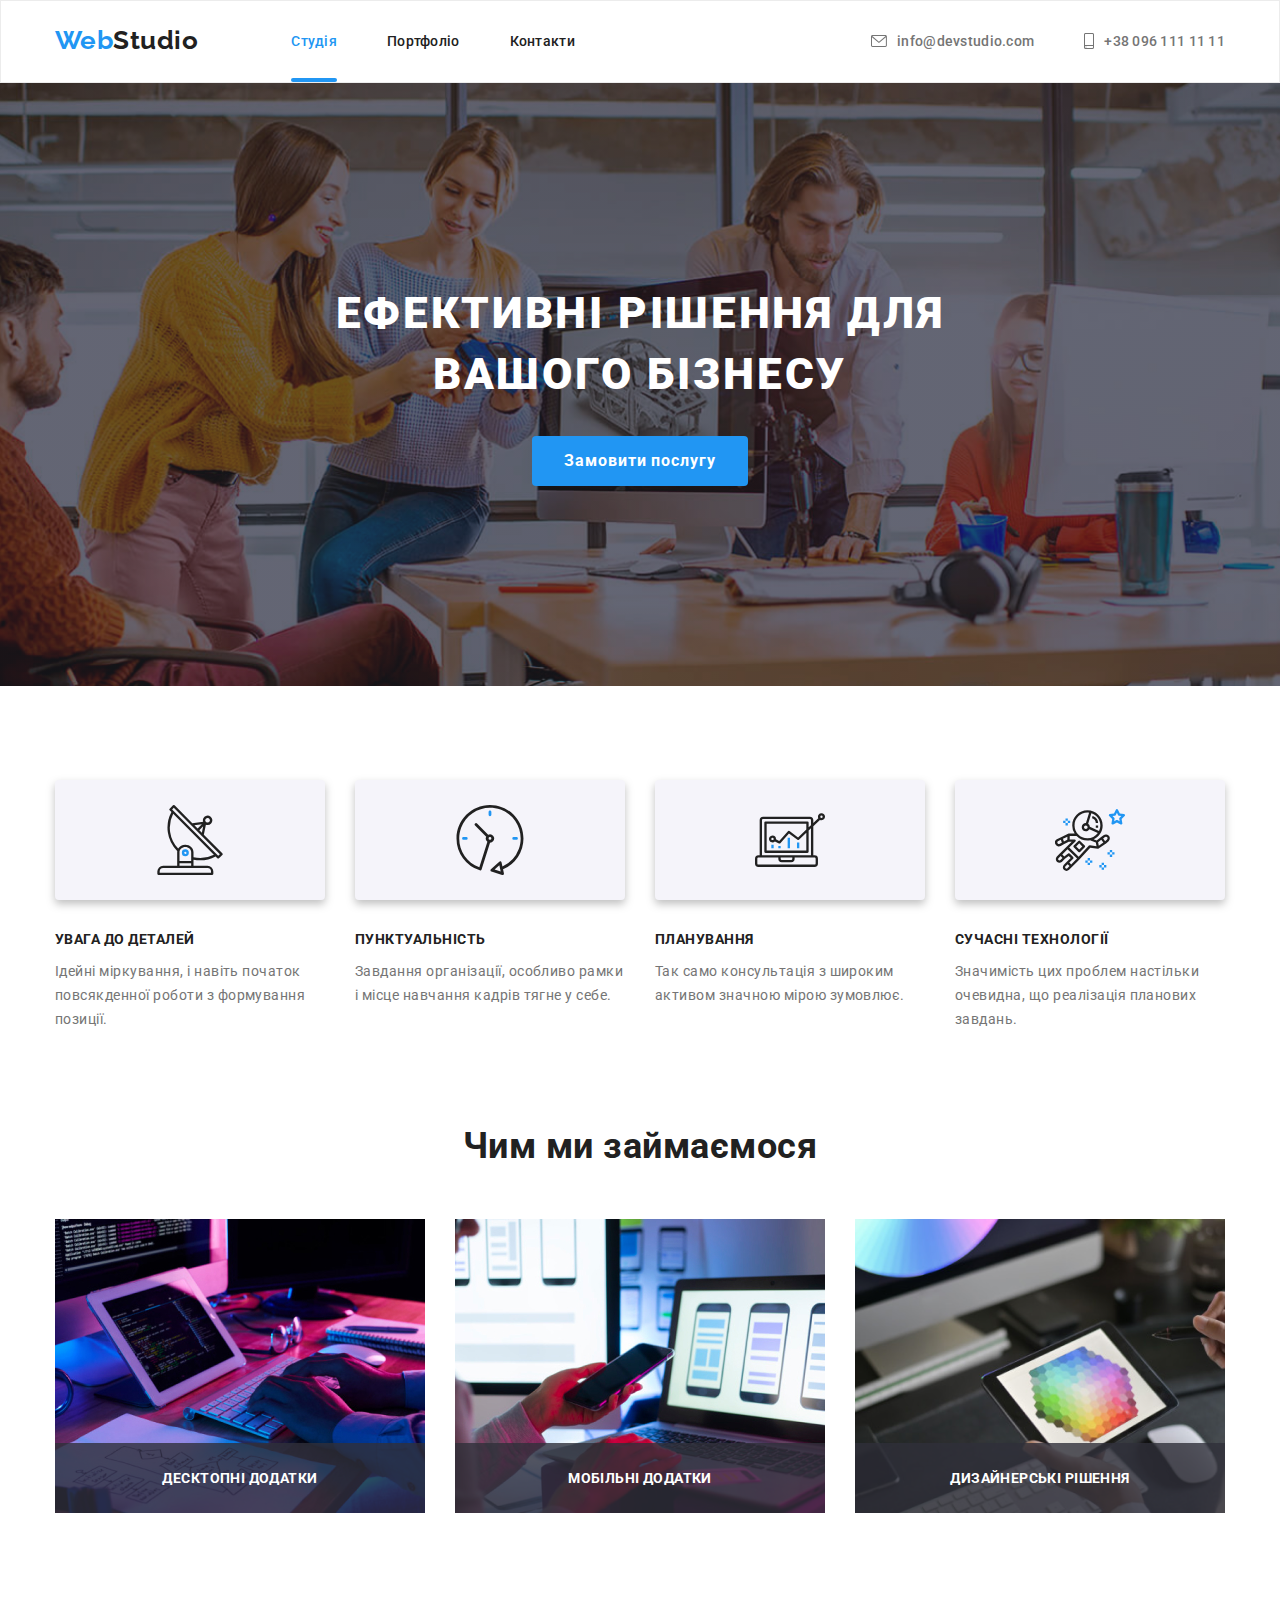
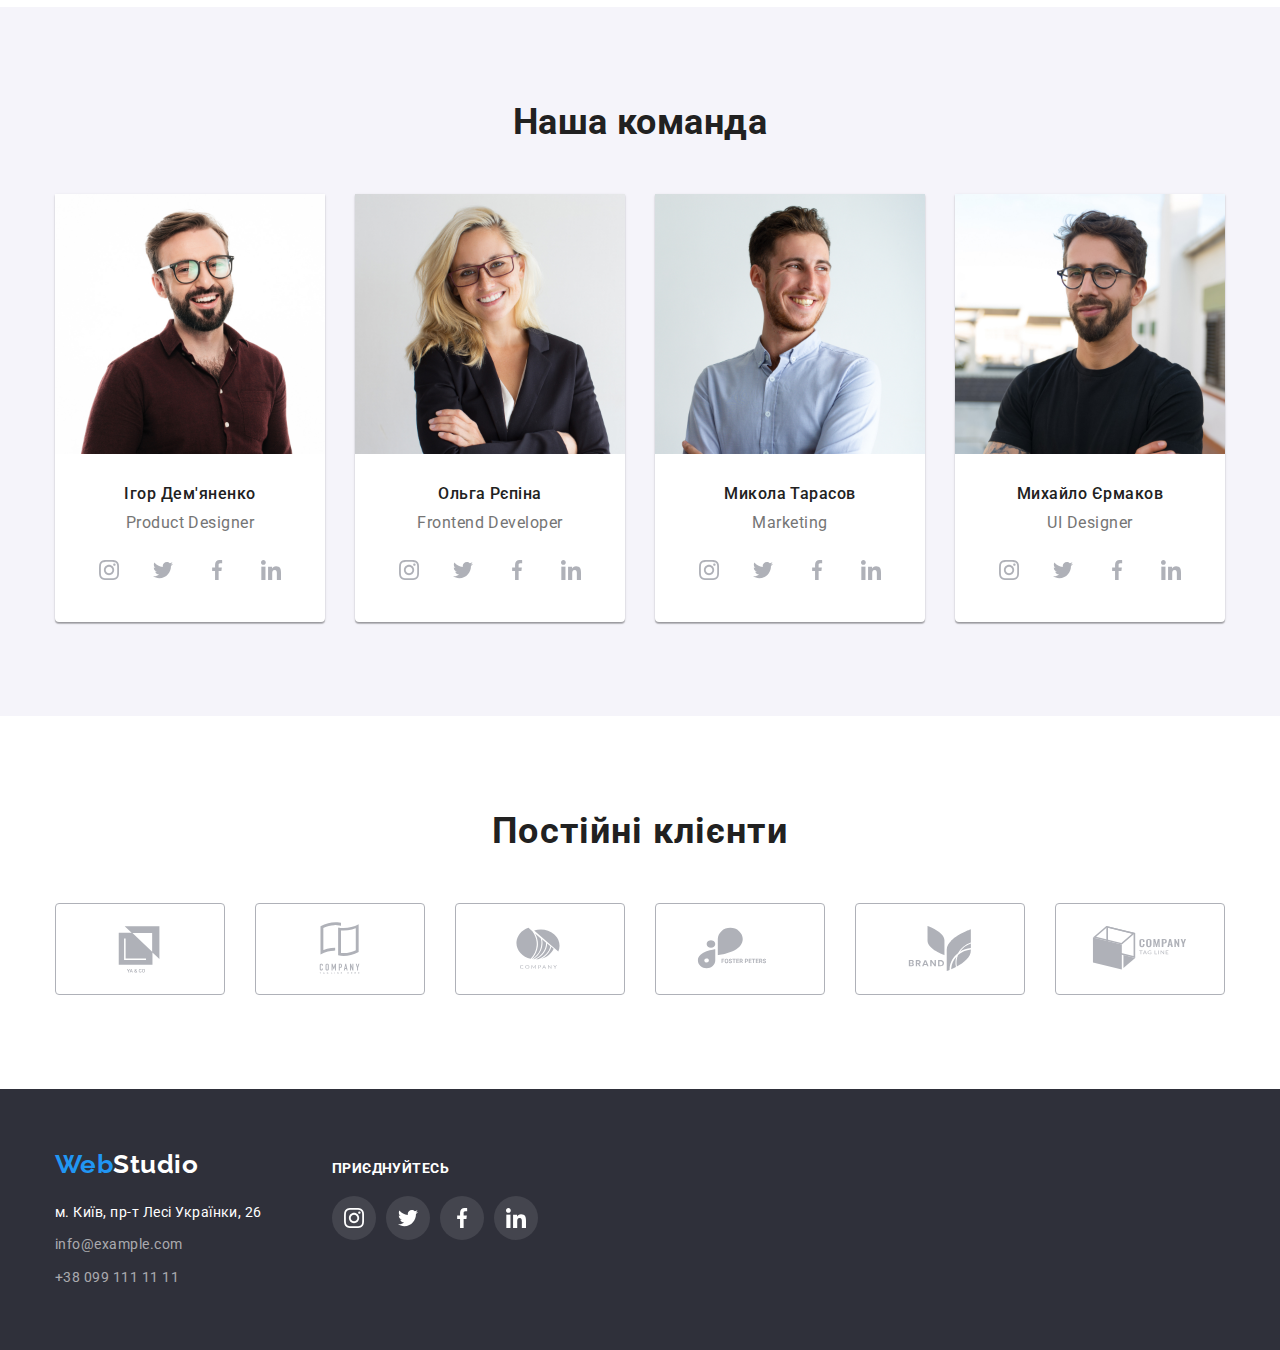
<file: index.html>
<!DOCTYPE html>
<html lang="uk">
  <head>
    <meta charset="UTF-8" />
    <meta http-equiv="X-UA-Compatible" content="IE=edge" />
    <meta name="viewport" content="width=device-width, initial-scale=1.0" />
    <title>Студія</title>
    <!-- Normalize -->
    <link
      rel="stylesheet"
      href="https://cdn.jsdelivr.net/npm/modern-normalize@1.1.0/modern-normalize.min.css"
    />
    <!-- Fonts -->
    <link
      href="https://fonts.googleapis.com/css2?family=Raleway:wght@700&family=Roboto:wght@400;500;700;900&display=swap"
      rel="stylesheet"
    />
    <!-- Styles -->
    <link rel="stylesheet" href="./css/styles.css" />
  </head>
  <body>
    <!-- Header section -->
    <header class="header">
      <div class="container">
        <div class="header-contact">
          <nav class="header-nav">
            <a class="header-logo" href="./index.html"><span class="header-web">Web</span>Studio</a>

            <ul class="site-nav list">
              <li class="header-item">
                <a class="header-nav-link current" href="">Студія</a>
              </li>
              <li class="header-item">
                <a class="header-nav-link" href="./portfolio.html">Портфоліо</a>
              </li>
              <li class="header-item">
                <a class="header-nav-link" href="">Контакти</a>
              </li>
            </ul>
          </nav>

          <ul class="auth-nav list">
            <li class="header-item">
              <a href="mailto:info@devstudio.com" class="header-mail-link link">
                <svg class="header-mail-icon" width="16" height="12">
                  <use href="./images/symbol-defs.svg#icon-envelope"></use>
                </svg>
                info@devstudio.com</a
              >
            </li>
            <li class="header-item">
              <a href="tel:+380961111111" class="header-mail-link link">
                <svg class="header-mail-icon" width="10" height="16">
                  <use href="./images/symbol-defs.svg#icon-smartphone"></use>
                </svg>
                +38 096 111 11 11
              </a>
            </li>
          </ul>
        </div>
      </div>
    </header>
    <main>
      <!-- Hero section -->
      <section class="hero-studio">
        <div class="container">
          <h1 class="hero-title">Ефективні рішення для вашого бізнесу</h1>
          <button type="button" class="button-studio" data-modal-open>Замовити послугу</button>
        </div>
      </section>
      <!-- Features -->
      <section class="features section">
        <div class="container">
          <h2 class="visually-hidden">Переваги компанії</h2>
          <ul class="features-list list">
            <li class="features-item">
              <div class="features-icon">
                <svg class="features-img" width="70" height="70">
                  <use href="images/symbol-defs.svg#icon-antenna"></use>
                </svg>
              </div>
              <h3 class="features-title">УВАГА ДО ДЕТАЛЕЙ</h3>
              <p class="features-text">
                Ідейні міркування, і навіть початок повсякденної роботи з формування позиції.
              </p>
            </li>

            <li class="features-item">
              <div class="features-icon">
                <svg class="features-img" width="70" height="70">
                  <use href="images/symbol-defs.svg#icon-clock"></use>
                </svg>
              </div>
              <h3 class="features-title">ПУНКТУАЛЬНІСТЬ</h3>
              <p class="features-text">
                Завдання організації, особливо рамки і місце навчання кадрів тягне у себе.
              </p>
            </li>

            <li class="features-item">
              <div class="features-icon">
                <svg class="features-img" width="70" height="70">
                  <use href="images/symbol-defs.svg#icon-diagram"></use>
                </svg>
              </div>
              <h3 class="features-title">ПЛАНУВАННЯ</h3>
              <p class="features-text">
                Так само консультація з широким активом значною мірою зумовлює.
              </p>
            </li>

            <li class="features-item">
              <div class="features-icon">
                <svg class="features-img" width="70" height="70">
                  <use href="images/symbol-defs.svg#icon-astronaut"></use>
                </svg>
              </div>
              <h3 class="features-title">СУЧАСНІ ТЕХНОЛОГІЇ</h3>
              <p class="features-text">
                Значимість цих проблем настільки очевидна, що реалізація планових завдань.
              </p>
            </li>
          </ul>
        </div>
      </section>
      <!-- Services -->
      <section class="services section">
        <div class="container">
          <h2 class="services-title">Чим ми займаємося</h2>
          <ul class="services-list list">
            <li class="services-item">
              <img
                class="img-services"
                src="images/img-what-are-we-doing-1.jpeg"
                alt="разробка програмних забезпечень"
                width="370"
              />
              <div class="services-label">
                <p class="services-label-text">Десктопні додатки</p>
              </div>
            </li>

            <li class="services-item">
              <img
                class="img-services"
                src="images/img-what-are-we-doing-2.jpeg"
                alt="разробка мобільних додатків"
                width="370"
              />
              <div class="services-label">
                <p class="services-label-text">Мобільні додатки</p>
              </div>
            </li>

            <li class="services-item">
              <img
                class="img-services"
                src="images/img-what-are-we-doing-3.png"
                alt="створення веб-дизайну сайту"
                width="370"
              />
              <div class="services-label">
                <p class="services-label-text">Дизайнерські рішення</p>
              </div>
            </li>
          </ul>
        </div>
      </section>
      <!-- Team -->
      <section class="team section">
        <div class="container">
          <h2 class="team-title">Наша команда</h2>
          <ul class="team-list list">
            <li class="team-item">
              <img
                class="img-team"
                src="images/img-product-designer.jpeg"
                alt="Team card"
                width="270"
              />
              <h3 class="team-subtitle">Ігор Дем'яненко</h3>
              <p class="team-text">Product Designer</p>
              <ul class="socials-list">
                <li class="socials-item">
                  <a
                    class="socials-link"
                    href="https://www.instagram.com/"
                    target="_blank"
                    rel="noreferrer noopener"
                  >
                    <svg class="social-icon" width="20" height="20">
                      <use href="images/symbol-defs.svg#icon-instagram"></use>
                    </svg>
                  </a>
                </li>
                <li class="socials-item">
                  <a
                    class="socials-link"
                    href="https://twitter.com/?lang=ru"
                    target="_blank"
                    rel="noreferrer noopener"
                  >
                    <svg class="social-icon" width="20" height="20">
                      <use href="images/symbol-defs.svg#icon-twitter"></use>
                    </svg>
                  </a>
                </li>
                <li class="socials-item">
                  <a
                    class="socials-link"
                    href="https://uk-ua.facebook.com/"
                    target="_blank"
                    rel="noreferrer noopener"
                  >
                    <svg class="social-icon" width="20" height="20">
                      <use href="images/symbol-defs.svg#icon-facebook"></use>
                    </svg>
                  </a>
                </li>
                <li class="socials-item">
                  <a
                    class="socials-link"
                    href="https://ua.linkedin.com/"
                    target="_blank"
                    rel="noreferrer noopener"
                  >
                    <svg class="social-icon" width="20" height="20">
                      <use href="images/symbol-defs.svg#icon-linkedin"></use>
                    </svg>
                  </a>
                </li>
              </ul>
            </li>

            <li class="team-item">
              <img
                class="img-team"
                src="images/img-frontend-developer.jpeg"
                alt="Team card"
                width="270"
              />
              <h3 class="team-subtitle">Ольга Рєпіна</h3>
              <p class="team-text">Frontend Developer</p>
              <ul class="socials-list">
                <li class="socials-item">
                  <a
                    class="socials-link"
                    href="https://www.instagram.com/"
                    target="_blank"
                    rel="noreferrer noopener"
                  >
                    <svg class="social-icon" width="20" height="20">
                      <use href="images/symbol-defs.svg#icon-instagram"></use>
                    </svg>
                  </a>
                </li>
                <li class="socials-item">
                  <a
                    class="socials-link"
                    href="https://twitter.com/?lang=ru"
                    target="_blank"
                    rel="noreferrer noopener"
                  >
                    <svg class="social-icon" width="20" height="20">
                      <use href="images/symbol-defs.svg#icon-twitter"></use>
                    </svg>
                  </a>
                </li>
                <li class="socials-item">
                  <a
                    class="socials-link"
                    href="https://uk-ua.facebook.com/"
                    target="_blank"
                    rel="noreferrer noopener"
                  >
                    <svg class="social-icon" width="20" height="20">
                      <use href="images/symbol-defs.svg#icon-facebook"></use>
                    </svg>
                  </a>
                </li>
                <li class="socials-item">
                  <a
                    class="socials-link"
                    href="https://ua.linkedin.com/"
                    target="_blank"
                    rel="noreferrer noopener"
                  >
                    <svg class="social-icon" width="20" height="20">
                      <use href="images/symbol-defs.svg#icon-linkedin"></use>
                    </svg>
                  </a>
                </li>
              </ul>
            </li>

            <li class="team-item">
              <img class="img-team" src="images/img-marketing.jpeg" alt="Team card" width="270" />
              <h3 class="team-subtitle">Микола Тарасов</h3>
              <p class="team-text">Marketing</p>
              <ul class="socials-list">
                <li class="socials-item">
                  <a
                    class="socials-link"
                    href="https://www.instagram.com/"
                    target="_blank"
                    rel="noreferrer noopener"
                  >
                    <svg class="social-icon" width="20" height="20">
                      <use href="images/symbol-defs.svg#icon-instagram"></use>
                    </svg>
                  </a>
                </li>
                <li class="socials-item">
                  <a
                    class="socials-link"
                    href="https://twitter.com/?lang=ru"
                    target="_blank"
                    rel="noreferrer noopener"
                  >
                    <svg class="social-icon" width="20" height="20">
                      <use href="images/symbol-defs.svg#icon-twitter"></use>
                    </svg>
                  </a>
                </li>
                <li class="socials-item">
                  <a
                    class="socials-link"
                    href="https://uk-ua.facebook.com/"
                    target="_blank"
                    rel="noreferrer noopener"
                  >
                    <svg class="social-icon" width="20" height="20">
                      <use href="images/symbol-defs.svg#icon-facebook"></use>
                    </svg>
                  </a>
                </li>
                <li class="socials-item">
                  <a
                    class="socials-link"
                    href="https://ua.linkedin.com/"
                    target="_blank"
                    rel="noreferrer noopener"
                  >
                    <svg class="social-icon" width="20" height="20">
                      <use href="images/symbol-defs.svg#icon-linkedin"></use>
                    </svg>
                  </a>
                </li>
              </ul>
            </li>

            <li class="team-item">
              <img class="img-team" src="images/img-ui-designer.jpeg" alt="Team card" width="270" />
              <h3 class="team-subtitle">Михайло Єрмаков</h3>
              <p class="team-text">UI Designer</p>
              <ul class="socials-list">
                <li class="socials-item">
                  <a
                    class="socials-link"
                    href="https://www.instagram.com/"
                    target="_blank"
                    rel="noreferrer noopener"
                  >
                    <svg class="social-icon" width="20" height="20">
                      <use href="images/symbol-defs.svg#icon-instagram"></use>
                    </svg>
                  </a>
                </li>
                <li class="socials-item">
                  <a
                    class="socials-link"
                    href="https://twitter.com/?lang=ru"
                    target="_blank"
                    rel="noreferrer noopener"
                  >
                    <svg class="social-icon" width="20" height="20">
                      <use href="images/symbol-defs.svg#icon-twitter"></use>
                    </svg>
                  </a>
                </li>
                <li class="socials-item">
                  <a
                    class="socials-link"
                    href="https://uk-ua.facebook.com/"
                    target="_blank"
                    rel="noreferrer noopener"
                  >
                    <svg class="social-icon" width="20" height="20">
                      <use href="images/symbol-defs.svg#icon-facebook"></use>
                    </svg>
                  </a>
                </li>
                <li class="socials-item">
                  <a
                    class="socials-link"
                    href="https://ua.linkedin.com/"
                    target="_blank"
                    rel="noreferrer noopener"
                  >
                    <svg class="social-icon" width="20" height="20">
                      <use href="images/symbol-defs.svg#icon-linkedin"></use>
                    </svg>
                  </a>
                </li>
              </ul>
            </li>
          </ul>
        </div>
      </section>
      <!-- Customers section -->
      <section class="customers section">
        <div class="container">
          <h2 class="customers-title">Постійні клієнти</h2>
          <ul class="customers-list">
            <li class="customers-item">
              <a class="customers-link" href="" target="_blank" rel="noreferrer noopener">
                <svg class="customers-icon" width="106" height="60">
                  <use href="./images/symbol-defs.svg#icon-logo-1"></use>
                </svg>
              </a>
            </li>
            <li class="customers-item">
              <a class="customers-link" href="" target="_blank" rel="noreferrer noopener">
                <svg class="customers-icon" width="106" height="60">
                  <use href="./images/symbol-defs.svg#icon-Logo-2"></use>
                </svg>
              </a>
            </li>
            <li class="customers-item">
              <a class="customers-link" href="" target="_blank" rel="noreferrer noopener">
                <svg class="customers-icon" width="106" height="60">
                  <use href="./images/symbol-defs.svg#icon-Logo-3"></use>
                </svg>
              </a>
            </li>
            <li class="customers-item">
              <a class="customers-link" href="" target="_blank" rel="noreferrer noopener">
                <svg class="customers-icon" width="106" height="60">
                  <use href="./images/symbol-defs.svg#icon-Logo-4"></use>
                </svg>
              </a>
            </li>
            <li class="customers-item">
              <a class="customers-link" href="" target="_blank" rel="noreferrer noopener">
                <svg class="customers-icon" width="106" height="60">
                  <use href="./images/symbol-defs.svg#icon-Logo-5"></use>
                </svg>
              </a>
            </li>
            <li class="customers-item">
              <a class="customers-link" href="" target="_blank" rel="noreferrer noopener">
                <svg class="customers-icon" width="106" height="60">
                  <use href="./images/symbol-defs.svg#icon-Logo-6"></use>
                </svg>
              </a>
            </li>
          </ul>
        </div>
      </section>
    </main>
    <!-- Footer -->
    <footer class="footer">
      <div class="container footer-container">
        <div class="footer-contacts-group">
          <a href="./index.html" class="footer-logo"><span class="footer-web">Web</span>Studio</a>
          <address class="footer-contacts">
            <ul class="footer-contacts-list list">
              <li class="footer-item">
                <a
                  class="footer-link current"
                  href="https://goo.gl/maps/FvV4dFCjNQffo44w8"
                  target="_blank"
                  rel="noreferrer noopener"
                  >м. Київ, пр-т Лесі Українки, 26</a
                >
              </li>
              <li class="footer-item">
                <a class="footer-link" href="mailto:info@example.com">info@example.com</a>
              </li>
              <li class="footer-item">
                <a class="footer-link" href="tel:+380991111111">+38 099 111 11 11</a>
              </li>
            </ul>
          </address>
        </div>
        <div class="footer-socials">
          <p class="footer-socials-title">приєднуйтесь</p>
          <ul class="footer-socials-list">
            <li class="footer-socials-item">
              <a
                class="footer-socials-link"
                href="https://www.instagram.com/"
                target="_blank"
                rel="noreferrer noopener"
              >
                <svg class="footer-social-icon" width="20" height="20">
                  <use href="images/symbol-defs.svg#icon-instagram"></use>
                </svg>
              </a>
            </li>
            <li class="socials-item">
              <a
                class="footer-socials-link"
                href="https://twitter.com/?lang=ru"
                target="_blank"
                rel="noreferrer noopener"
              >
                <svg class="footer-social-icon" width="20" height="20">
                  <use href="images/symbol-defs.svg#icon-twitter"></use>
                </svg>
              </a>
            </li>
            <li class="socials-item">
              <a
                class="footer-socials-link"
                href="https://uk-ua.facebook.com/"
                target="_blank"
                rel="noreferrer noopener"
              >
                <svg class="footer-social-icon" width="20" height="20">
                  <use href="images/symbol-defs.svg#icon-facebook"></use>
                </svg>
              </a>
            </li>
            <li class="socials-item">
              <a
                class="footer-socials-link"
                href="https://ua.linkedin.com/"
                target="_blank"
                rel="noreferrer noopener"
              >
                <svg class="footer-social-icon" width="20" height="20">
                  <use href="images/symbol-defs.svg#icon-linkedin"></use>
                </svg>
              </a>
            </li>
          </ul>
        </div>
      </div>
    </footer>
    <!-- Modal section -->
    <div class="backdrop is-hidden" data-modal>
      <div class="modal">
        <div class="modal-btn" data-modal-close>
          <svg class="modal-btn-icon" width="18" height="18">
            <use href="./images/symbol-defs.svg#icon-close-black"></use>
          </svg>
        </div>
      </div>
    </div>
    <script src="./js/modal.js"></script>
  </body>
</html>
</file>
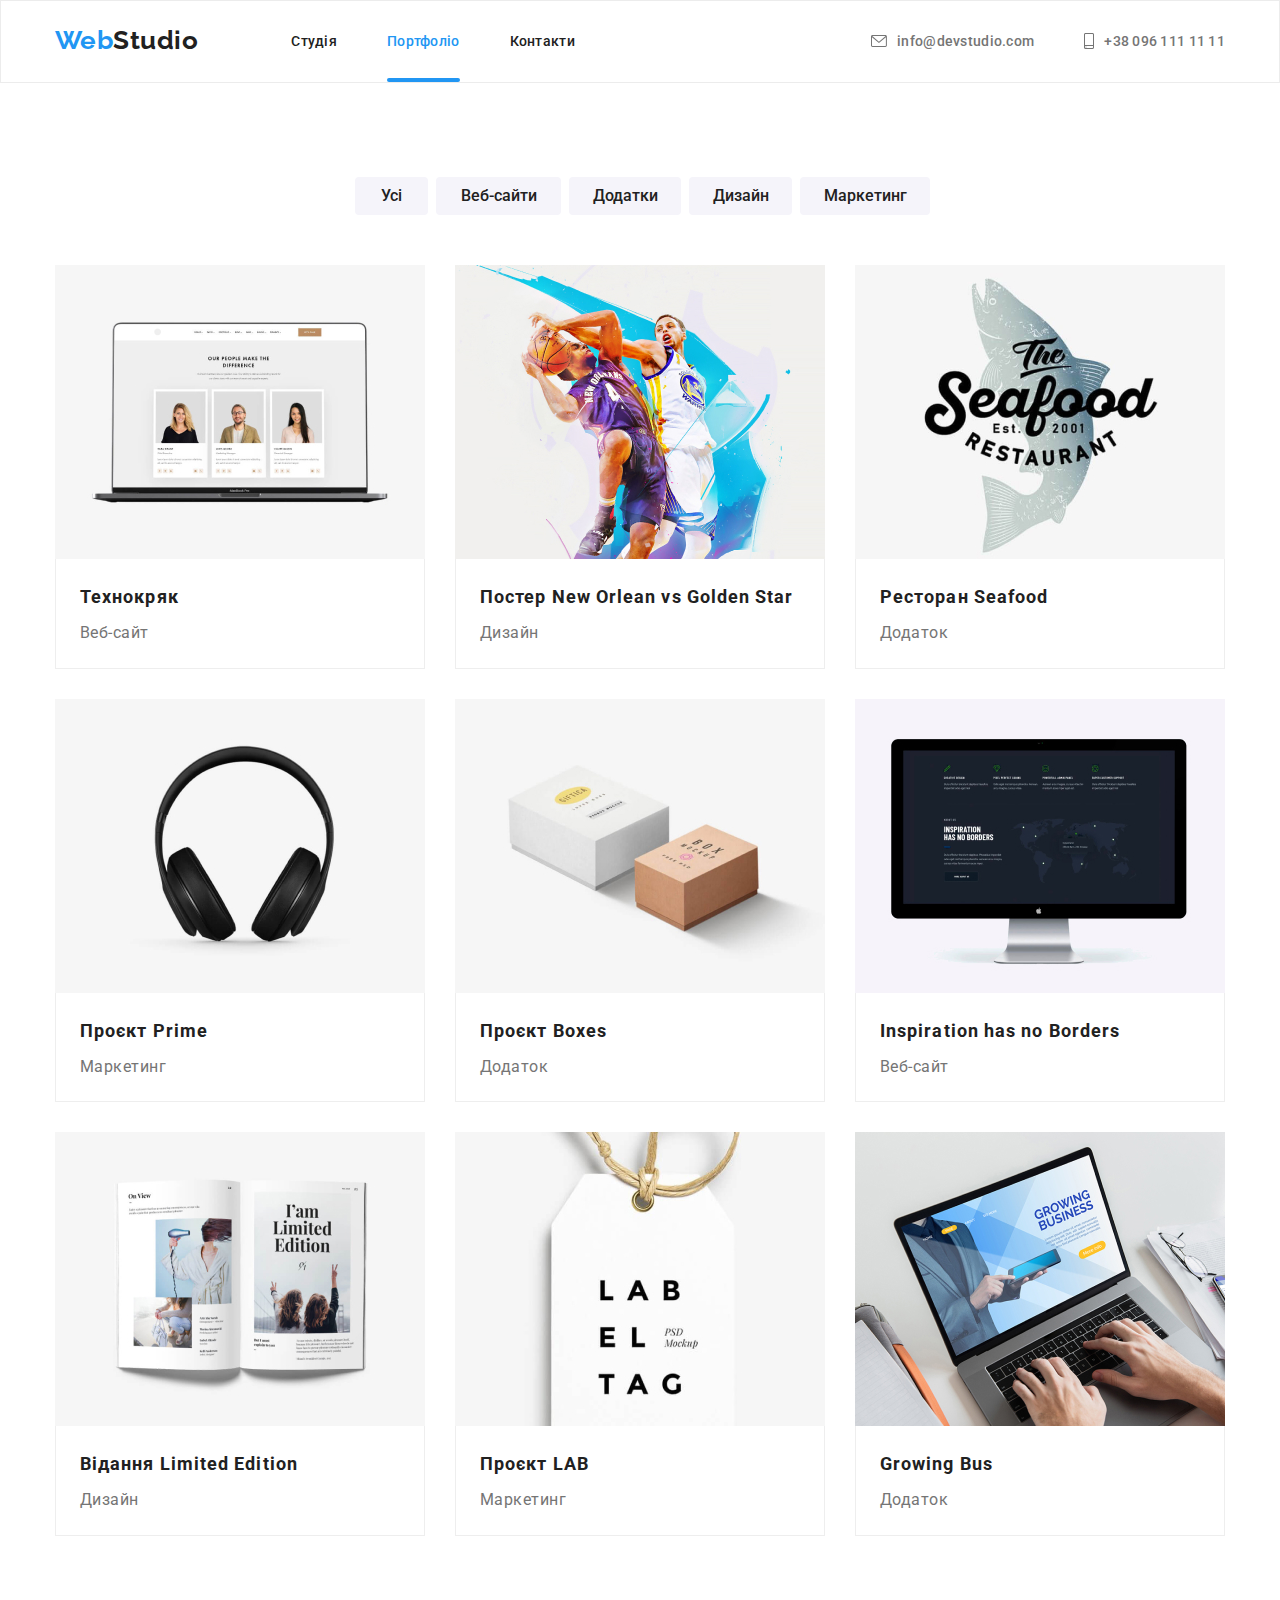
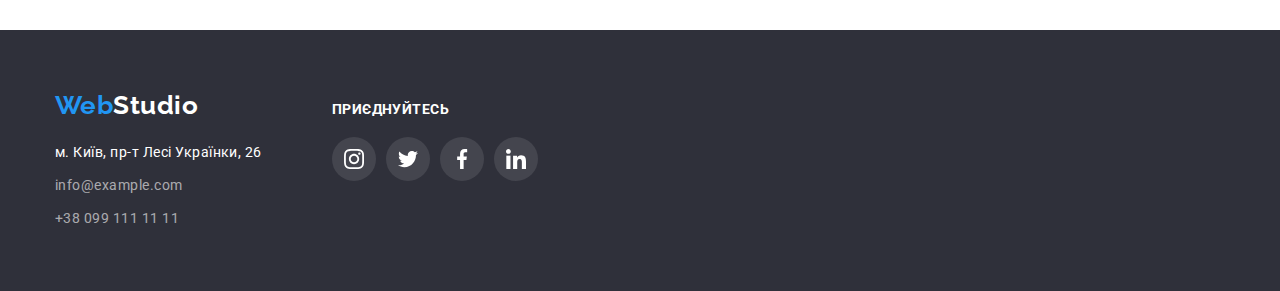
<file: portfolio.html>
<!DOCTYPE html>
<html lang="uk">
  <head>
    <meta charset="UTF-8" />
    <meta http-equiv="X-UA-Compatible" content="IE=edge" />
    <meta name="viewport" content="width=device-width, initial-scale=1.0" />
    <title>Document</title>
    <!-- Normalize -->
    <link
      rel="stylesheet"
      href="https://cdn.jsdelivr.net/npm/modern-normalize@1.1.0/modern-normalize.min.css"
    />
    <!-- Fonts -->
    <link
      href="https://fonts.googleapis.com/css2?family=Raleway:wght@700&family=Roboto:wght@400;500;700;900&display=swap"
      rel="stylesheet"
    />
    <!-- Styles -->
    <link rel="stylesheet" href="./css/styles.css" />
  </head>
  <body>
    <!-- Header section -->
    <header class="header">
      <div class="container">
        <div class="header-contact">
          <nav class="header-nav">
            <a class="header-logo" href="./portfolio.html"
              ><span class="header-web">Web</span>Studio</a
            >

            <ul class="site-nav list">
              <li class="header-item">
                <a class="header-nav-link" href="/index.html">Студія</a>
              </li>
              <li class="header-item">
                <a class="header-nav-link current">Портфоліо</a>
              </li>
              <li class="header-item">
                <a class="header-nav-link" href="">Контакти</a>
              </li>
            </ul>
          </nav>

          <ul class="auth-nav list">
            <li class="header-item">
              <a href="mailto:info@devstudio.com" class="header-mail-link link">
                <svg class="header-mail-icon" width="16" height="12">
                  <use href="./images/symbol-defs.svg#icon-envelope"></use>
                </svg>
                info@devstudio.com</a
              >
            </li>
            <li class="header-item">
              <a href="tel:+380961111111" class="header-mail-link link">
                <svg class="header-mail-icon" width="10" height="16">
                  <use href="./images/symbol-defs.svg#icon-smartphone"></use>
                </svg>
                +38 096 111 11 11
              </a>
            </li>
          </ul>
        </div>
      </div>
    </header>
    <main>
      <!-- Hero section -->
      <section class="hero-portfolio section">
        <div class="container">
          <h1 class="visually-hidden">Портфоліо</h1>
          <div class="button-portfolio-container">
            <ul class="button-portfolio list">
              <li class="portfolio-controls-btn">
                <button type="button" class="button-portfolio-item btn-all">Усі</button>
              </li>
              <li class="portfolio-controls-btn">
                <button type="button" class="button-portfolio-item btn-web">Веб-сайти</button>
              </li>
              <li class="portfolio-controls-btn">
                <button type="button" class="button-portfolio-item btn-apps">Додатки</button>
              </li>
              <li class="portfolio-controls-btn">
                <button type="button" class="button-portfolio-item btn-design">Дизайн</button>
              </li>
              <li class="portfolio-controls-btn">
                <button type="button" class="button-portfolio-item btn-marketing">Маркетинг</button>
              </li>
            </ul>
          </div>

          <ul class="projects list">
            <li class="project-items">
              <a class="project-link" href="">
                <img
                  class="img-project"
                  src="images/img-project-1.jpeg"
                  alt="веб-сайт"
                  width="370"
                />
                <div class="overlay">
                  <div class="overlay-text">
                    Ресурс пропонує комплексні пропозиції з різним рівнем функціоналу та сервісів.
                    Все це дозволить відвідувачу отримати вичерпні відомості про компанію чи
                    приватну особу.
                  </div>
                </div>

                <div class="projects-litle-text-group">
                  <div class="projects-litle-text">
                    <h2 class="projects-litle">Технокряк</h2>
                    <p class="projects-text">Веб-сайт</p>
                  </div>
                </div>
              </a>
            </li>

            <li class="project-items">
              <a class="project-link" href="">
                <img class="img-project" src="images/img-project-2.jpeg" alt="дизайн" width="370" />
                <div class="overlay">
                  <div class="overlay-text">
                    Ресурс пропонує комплексні пропозиції з різним рівнем функціоналу та сервісів.
                    Все це дозволить відвідувачу отримати вичерпні відомості про компанію чи
                    приватну особу.
                  </div>
                </div>
                <div class="projects-litle-text-group">
                  <div class="projects-litle-text">
                    <h2 class="projects-litle">Постер New Orlean vs Golden Star</h2>
                    <p class="projects-text">Дизайн</p>
                  </div>
                </div>
              </a>
            </li>

            <li class="project-items">
              <a class="project-link" href="">
                <img
                  class="img-project"
                  src="images/img-project-3.jpeg"
                  alt="додаток"
                  width="370"
                />
                <div class="overlay">
                  <div class="overlay-text">
                    Ресурс пропонує комплексні пропозиції з різним рівнем функціоналу та сервісів.
                    Все це дозволить відвідувачу отримати вичерпні відомості про компанію чи
                    приватну особу.
                  </div>
                </div>
                <div class="projects-litle-text-group">
                  <div class="projects-litle-text">
                    <h2 class="projects-litle">Ресторан Seafood</h2>
                    <p class="projects-text">Додаток</p>
                  </div>
                </div>
              </a>
            </li>

            <li class="project-items">
              <a class="project-link" href="">
                <img
                  class="img-project"
                  src="images/img-project-4.jpeg"
                  alt="маркетинг"
                  width="370"
                />
                <div class="overlay">
                  <div class="overlay-text">
                    Ресурс пропонує комплексні пропозиції з різним рівнем функціоналу та сервісів.
                    Все це дозволить відвідувачу отримати вичерпні відомості про компанію чи
                    приватну особу.
                  </div>
                </div>
                <div class="projects-litle-text-group">
                  <div class="projects-litle-text">
                    <h2 class="projects-litle">Проєкт Prime</h2>
                    <p class="projects-text">Маркетинг</p>
                  </div>
                </div>
              </a>
            </li>

            <li class="project-items">
              <a class="project-link" href="">
                <img
                  class="img-project"
                  src="images/img-project-5.jpeg"
                  alt="додаток"
                  width="370"
                />
                <div class="overlay">
                  <div class="overlay-text">
                    Ресурс пропонує комплексні пропозиції з різним рівнем функціоналу та сервісів.
                    Все це дозволить відвідувачу отримати вичерпні відомості про компанію чи
                    приватну особу.
                  </div>
                </div>
                <div class="projects-litle-text-group">
                  <div class="projects-litle-text">
                    <h2 class="projects-litle">Проєкт Boxes</h2>
                    <p class="projects-text">Додаток</p>
                  </div>
                </div>
              </a>
            </li>

            <li class="project-items">
              <a class="project-link" href="">
                <img
                  class="img-project"
                  src="images/img-project-6.jpeg"
                  alt="веб-сайт"
                  width="370"
                />
                <div class="overlay">
                  <div class="overlay-text">
                    Ресурс пропонує комплексні пропозиції з різним рівнем функціоналу та сервісів.
                    Все це дозволить відвідувачу отримати вичерпні відомості про компанію чи
                    приватну особу.
                  </div>
                </div>
                <div class="projects-litle-text-group">
                  <div class="projects-litle-text">
                    <h2 class="projects-litle">Inspiration has no Borders</h2>
                    <p class="projects-text">Веб-сайт</p>
                  </div>
                </div>
              </a>
            </li>

            <li class="project-items">
              <a class="project-link" href="">
                <img class="img-project" src="images/img-project-7.jpeg" alt="дизайн" width="370" />
                <div class="overlay">
                  <div class="overlay-text">
                    Ресурс пропонує комплексні пропозиції з різним рівнем функціоналу та сервісів.
                    Все це дозволить відвідувачу отримати вичерпні відомості про компанію чи
                    приватну особу.
                  </div>
                </div>
                <div class="projects-litle-text-group">
                  <div class="projects-litle-text">
                    <h2 class="projects-litle">Відання Limited Edition</h2>
                    <p class="projects-text">Дизайн</p>
                  </div>
                </div>
              </a>
            </li>

            <li class="project-items">
              <a class="project-link" href="">
                <img
                  class="img-project"
                  src="images/img-project-8.jpeg"
                  alt="маркетинг"
                  width="370"
                />
                <div class="overlay">
                  <div class="overlay-text">
                    Ресурс пропонує комплексні пропозиції з різним рівнем функціоналу та сервісів.
                    Все це дозволить відвідувачу отримати вичерпні відомості про компанію чи
                    приватну особу.
                  </div>
                </div>
                <div class="projects-litle-text-group">
                  <div class="projects-litle-text">
                    <h2 class="projects-litle">Проєкт LAB</h2>
                    <p class="projects-text">Маркетинг</p>
                  </div>
                </div>
              </a>
            </li>

            <li class="project-items">
              <a class="project-link" href="">
                <img
                  class="img-project"
                  src="images/img-project-9.jpeg"
                  alt="додаток-9"
                  width="370"
                />
                <div class="overlay">
                  <div class="overlay-text">
                    Ресурс пропонує комплексні пропозиції з різним рівнем функціоналу та сервісів.
                    Все це дозволить відвідувачу отримати вичерпні відомості про компанію чи
                    приватну особу.
                  </div>
                </div>
                <div class="projects-litle-text-group">
                  <div class="projects-litle-text">
                    <h2 class="projects-litle">Growing Bus</h2>
                    <p class="projects-text">Додаток</p>
                  </div>
                </div>
              </a>
            </li>
          </ul>
        </div>
      </section>
    </main>
    <!-- Footer -->
    <footer class="footer">
      <div class="container footer-container">
        <div class="footer-contacts-group">
          <a href="./index.html" class="footer-logo"><span class="footer-web">Web</span>Studio</a>
          <address class="footer-contacts">
            <ul class="footer-contacts-list list">
              <li class="footer-item">
                <a
                  class="footer-link current"
                  href="https://goo.gl/maps/FvV4dFCjNQffo44w8"
                  target="_blank"
                  rel="noreferrer noopener"
                  >м. Київ, пр-т Лесі Українки, 26</a
                >
              </li>
              <li class="footer-item">
                <a class="footer-link" href="mailto:info@example.com">info@example.com</a>
              </li>
              <li class="footer-item">
                <a class="footer-link" href="tel:+380991111111">+38 099 111 11 11</a>
              </li>
            </ul>
          </address>
        </div>
        <div class="footer-socials">
          <p class="footer-socials-title">приєднуйтесь</p>
          <ul class="footer-socials-list">
            <li class="footer-socials-item">
              <a
                class="footer-socials-link"
                href="https://www.instagram.com/"
                target="_blank"
                rel="noreferrer noopener"
              >
                <svg class="footer-social-icon" width="20" height="20">
                  <use href="images/symbol-defs.svg#icon-instagram"></use>
                </svg>
              </a>
            </li>
            <li class="socials-item">
              <a
                class="footer-socials-link"
                href="https://twitter.com/?lang=ru"
                target="_blank"
                rel="noreferrer noopener"
              >
                <svg class="footer-social-icon" width="20" height="20">
                  <use href="images/symbol-defs.svg#icon-twitter"></use>
                </svg>
              </a>
            </li>
            <li class="socials-item">
              <a
                class="footer-socials-link"
                href="https://uk-ua.facebook.com/"
                target="_blank"
                rel="noreferrer noopener"
              >
                <svg class="footer-social-icon" width="20" height="20">
                  <use href="images/symbol-defs.svg#icon-facebook"></use>
                </svg>
              </a>
            </li>
            <li class="socials-item">
              <a
                class="footer-socials-link"
                href="https://ua.linkedin.com/"
                target="_blank"
                rel="noreferrer noopener"
              >
                <svg class="footer-social-icon" width="20" height="20">
                  <use href="images/symbol-defs.svg#icon-linkedin"></use>
                </svg>
              </a>
            </li>
          </ul>
        </div>
      </div>
    </footer>
  </body>
</html>
</file>
<file: css/styles.css>
:root {
  --main-text-color: #212121;
  --secondary-text-color: #757575;
  --main-bgr-color: #f5f5f5;
  --secondary-bgr-color: #2f303a;
  --brand-color: #2196f3;
}

.list {
  list-style: none;
}

.visually-hidden {
  position: absolute;
  width: 1px;
  height: 1px;
  margin: -1px;
  border: 0;
  padding: 0;

  white-space: nowrap;
  clip-path: inset(100%);
  clip: rect(0 0 0 0);
  overflow: hidden;
}

h1,
h2,
h3,
p,
ul,
li {
  margin: 0;
  padding: 0;
}

.container {
  max-width: 1200px;
  margin: 0 auto;
  padding: 0 15px;
  box-sizing: border-box;
  /* outline: 2px solid tomato; */
}

.section {
  padding-top: 94px;
  padding-bottom: 94px;
}

.header {
  border: 1px solid #ececec;
}

.header .container {
  display: flex;
  align-items: center;
  justify-content: space-between;
}

.header-contact {
  display: flex;
  align-items: center;
  width: 100%;
}

.header-nav {
  display: flex;
}

.site-nav {
  display: flex;
  align-items: center;
}

.header-logo {
  margin-right: 93px;
  padding-top: 24px;
  padding-bottom: 25px;
  box-sizing: border-box;
}

.header-item:not(:last-child) {
  margin-right: 50px;
}

.hero-studio .container {
  padding-top: 200px;
  padding-bottom: 200px;
}

.button-studio {
  min-width: 215px;
  min-height: 50px;
  margin: 0 auto;
  display: block;
  margin-top: 30px;
  padding: 10px 32px;
  border-radius: 4px;
}

.services-title {
  padding-bottom: 50px;
}

.services-item {
  display: block;
}

.team-title {
  padding-bottom: 50px;
}

.team-item {
  display: block;
}

.socials-list {
  display: flex;
  list-style: none;
  align-items: center;
  justify-content: center;
  gap: 10px;
  margin-bottom: 30px;
}

.socials-link {
  display: flex;
  align-items: center;
  justify-content: center;
  width: 44px;
  height: 44px;
  transition: background-color 250ms cubic-bezier(0.4, 0, 0.2, 1);
}

.socials-link:hover,
.socials-link:focus {
  background-color: var(--brand-color);
  border-radius: 50%;
}

.socials-link:hover .social-icon,
.socials-link:focus .social-icon {
  fill: #ffffff;
}

.social-icon {
  fill: #afb1b8;
  transition: fill 250ms cubic-bezier(0.4, 0, 0.2, 1);
}

.footer-contacts {
  margin-top: 20px;
}

body {
  color: var(--main-text-color);
  font-family: roboto, sans-serif;
  letter-spacing: 0.03em;
}

.header {
  background-color: #ffffff;
}

.header-logo {
  color: var(--main-text-color);
  font-family: raleway, sans-serif;
  font-weight: 700;
  font-size: 26px;
  line-height: 1.2;
  text-decoration: none;
  transition: color 250ms cubic-bezier(0.4, 0, 0.2, 1);
}

.header-web,
.footer-web {
  color: var(--brand-color);
}

.header-logo:hover,
.header-logo:focus,
.footer-logo:hover,
.footer-logo:focus {
  color: var(--brand-color);
}

.header-nav-link {
  color: var(--main-text-color);
  font-weight: 500;
  font-size: 14px;
  line-height: 1.2;
  letter-spacing: 0.02em;
  text-decoration: none;

  padding-top: 32px;
  padding-bottom: 32px;

  position: relative;

  transition: color 250ms cubic-bezier(0.4, 0, 0.2, 1);
}

.header-nav-link:hover,
.header-nav-link:focus {
  color: var(--brand-color);
}

.header-nav-link.current {
  color: var(--brand-color);
}

.header-nav-link.current::after {
  content: ' ';
  position: absolute;
  bottom: 0;
  left: 0;
  display: block;
  width: 100%;
  height: 4px;
  background-color: var(--brand-color);
  border-radius: 4px;
}

.auth-nav {
  display: flex;
  align-items: center;
  margin-left: auto;
}

.auth-nav .link {
  color: var(--secondary-text-color);
  font-weight: 500;
  font-size: 14px;
  line-height: 1.2;
  letter-spacing: 0.02em;
  text-decoration: none;
}

.header-item {
  display: flex;
  align-items: center;
}

.header-mail-link {
  display: flex;
  align-items: center;
  transition: color 250ms cubic-bezier(0.4, 0, 0.2, 1);
}

.header-mail-icon {
  margin-right: 10px;
  fill: var(--secondary-text-color);
  transition: fill 250ms cubic-bezier(0.4, 0, 0.2, 1);
}

.header-mail-icon:hover,
.header-mail-icon:focus {
  fill: var(--brand-color);
}

.header-mail-link:hover,
.header-mail-link:focus {
  color: var(--brand-color);
}

.header-mail-link:hover .header-mail-icon,
.header-mail-link:focus .header-mail-icon {
  fill: var(--brand-color);
}

.hero-studio {
  background-image: linear-gradient(to right, rgba(47, 48, 58, 0.4), rgba(47, 48, 58, 0.4)),
    url('../images/Img-hero-studio.png');
  background-color: #c4c4c4;
  background-repeat: no-repeat;
  background-position: center;
  background-size: cover;
}

.hero-title {
  color: #ffffff;
  font-weight: 900;
  font-size: 44px;
  line-height: 1.4;
  text-align: center;
  letter-spacing: 0.06em;
  text-transform: uppercase;
  width: 696px;
  margin-left: auto;
  margin-right: auto;
}

.hero-portfolio {
  background-color: #ffffff;
}

.button-studio {
  font-family: roboto, sans-serif;
  color: #ffffff;
  background-color: var(--brand-color);
  cursor: pointer;
  font-weight: 700;
  font-size: 16px;
  line-height: 1.9;
  align-items: center;
  text-align: center;
  letter-spacing: 0.06em;
  border: 0;
  transition: background-color 250ms cubic-bezier(0.4, 0, 0.2, 1);
}

.button-studio:hover,
.button-studio:focus {
  color: #ffffff;
  background-color: #188ce8;
}

.button-portfolio-container {
  margin-bottom: 50px;
  padding-right: 300px;
  padding-left: 300px;
}

.button-portfolio {
  display: flex;
  align-items: center;
}
.portfolio-controls-btn:not(:last-child) {
  margin-right: 8px;
}

.btn-all {
  min-width: 73px;
  min-height: 38px;
  padding: 6px 25px;
  border-radius: 4px;
}

.btn-web {
  min-width: 125px;
  min-height: 38px;
  padding: 6px 22px;
  border-radius: 4px;
}

.btn-apps {
  min-width: 112px;
  min-height: 38px;
  padding: 6px 22px;
  border-radius: 4px;
}

.btn-design {
  min-width: 103px;
  min-height: 38px;
  padding: 6px 22px;
  border-radius: 4px;
}

.btn-marketing {
  min-width: 130px;
  min-height: 38px;
  padding: 6px 22px;
  border-radius: 4px;
}

.button-portfolio-item {
  font-family: roboto, sans-serif;
  color: var(--main-text-color);
  background-color: #f5f4fa;
  cursor: pointer;
  font-weight: 500;
  font-size: 16px;
  line-height: 1.6;
  border: none;
  transition: color 250ms cubic-bezier(0.4, 0, 0.2, 1),
    background-color 250ms cubic-bezier(0.4, 0, 0.2, 1),
    box-shadow 250ms cubic-bezier(0.4, 0, 0.2, 1);
}

.features {
  padding-bottom: 0;
}

.button-portfolio-item:hover,
.button-portfolio-item:focus {
  color: #ffffff;
  background-color: var(--brand-color);
  box-shadow: 0px 3px 1px rgba(0, 0, 0, 0.1), 0px 1px 2px rgba(0, 0, 0, 0.08),
    0px 2px 2px rgba(0, 0, 0, 0.12);
}

.features-list {
  display: flex;
  flex-wrap: wrap;
  gap: 30px;
}

.features-item {
  flex-basis: calc((100% - 3 * 30px) / 4);
}

.features-icon {
  display: flex;
  align-items: center;
  justify-content: center;
  width: 270px;
  height: 120px;
  border-radius: 4px;
  margin-bottom: 30px;
  background-color: #f5f4fa;
  filter: drop-shadow(0px 4px 4px rgba(0, 0, 0, 0.25));
}

.features-title {
  font-weight: 700;
  font-size: 14px;
  line-height: 1.4;
  text-transform: uppercase;
  padding-bottom: 10px;
}

.features-text {
  color: var(--secondary-text-color);
  font-size: 14px;
  line-height: 1.7;
}

.services-title {
  font-weight: 700;
  font-size: 36px;
  line-height: 1.2;
  text-align: center;
}

.services-list {
  display: flex;
  flex-wrap: wrap;
  gap: 30px;
}

.services-item {
  flex-basis: calc((100% - 2 * 30px) / 3);
  position: relative;
}

.img-services {
  display: block;
}

.services-label {
  display: flex;
  align-items: center;
  justify-content: center;
  width: 100%;
  height: 70px;
  position: absolute;
  bottom: 0;
  left: 0;
  background-color: rgba(47, 48, 58, 0.8);
}

.services-label-text {
  font-family: 'Roboto';
  font-style: normal;
  font-weight: 700;
  font-size: 14px;
  line-height: calc(16 / 14);
  text-align: center;
  letter-spacing: 0.03em;
  text-transform: uppercase;

  color: #ffffff;
}

.team {
  background-color: #f5f4fa;
}

.team-title {
  font-size: 36px;
  line-height: 1.2;
  text-align: center;
}

.team-list {
  display: flex;
  flex-wrap: wrap;
  gap: 30px;
}

.team-item {
  flex-basis: calc((100% - 3 * 30px) / 4);
  background-color: #ffffff;
  box-shadow: 0px 1px 3px rgba(0, 0, 0, 0.12), 0px 1px 1px rgba(0, 0, 0, 0.14),
    0px 2px 1px rgba(0, 0, 0, 0.2);
  border-radius: 0px 0px 4px 4px;
}

.img-team {
  display: block;
  border-radius: 0px;
}

.team-subtitle {
  font-weight: 500;
  font-size: 16px;
  line-height: 1.2;
  text-align: center;

  padding-top: 30px;
}

.team-text {
  color: var(--secondary-text-color);
  font-size: 16px;
  line-height: 1.2;
  text-align: center;

  padding-top: 10px;
  padding-bottom: 16px;
}

.projects {
  display: flex;
  flex-wrap: wrap;
  gap: 30px;
}

.project-link {
  display: block;
  text-decoration: none;
  transition: box-shadow 250ms cubic-bezier(0.4, 0, 0.2, 1);
}

.project-items {
  display: block;
  flex-basis: calc((100% - 2 * 30px) / 3);
  position: relative;
}

.project-link:hover,
.project-link:focus {
  box-shadow: 0px 1px 1px rgba(0, 0, 0, 0.12), 0px 4px 4px rgba(0, 0, 0, 0.06),
    1px 4px 6px rgba(0, 0, 0, 0.16);
}

.img-project {
  display: block;
}

.projects-litle-text-group {
  border: 1px solid #eeeeee;
  border-top: none;
}

.projects-litle-text {
  padding: 20px 24px;
}

.projects-litle {
  color: var(--main-text-color);
  font-weight: 700;
  font-size: 18px;
  line-height: 2;
  letter-spacing: 0.06em;

  margin-bottom: 4px;
}

.projects-text {
  color: var(--secondary-text-color);
  font-size: 16px;
  line-height: 1.8;
}

.overlay {
  width: 100%;
  height: 294px;
  overflow: hidden;
  position: absolute;
  top: 0;
  left: 0;
}

.overlay-text {
  display: flex;
  align-items: center;
  width: 100%;
  height: 100%;
  background-color: rgba(33, 150, 243, 0.9);
  padding: 24px;

  transform: translatey(294px);

  transition: transform 250ms cubic-bezier(0.4, 0, 0.2, 1);

  font-family: 'Roboto';
  font-style: normal;
  font-weight: 400;
  font-size: 18px;
  line-height: calc(28 / 18);

  letter-spacing: 0.03em;

  color: #ffffff;
}

.project-link:hover .overlay-text,
.project-link:focus .overlay-text {
  transform: translatey(0);
}

.customers-title {
  font-family: Roboto;
  font-style: normal;
  font-weight: 700;
  font-size: 36px;
  line-height: 1.2em;
  text-align: center;
  letter-spacing: 0.03em;

  color: #212121;

  margin-bottom: 50px;
}

.customers-list {
  display: flex;
  list-style: none;
  align-items: center;
  justify-content: center;
  gap: 30px;
}

.customers-link {
  display: flex;
  align-items: center;
  justify-content: center;
  width: 170px;
  height: 92px;
  border: 1px solid #afb1b8;
  border-radius: 4px;
  transition: border-color 250ms cubic-bezier(0.4, 0, 0.2, 1);
}

.customers-link:hover .customers-icon,
.customers-link:focus .customers-icon {
  fill: #2196f3;
}

.customers-link:hover,
.customers-link:focus {
  border-color: #2196f3;
}

.customers-icon {
  fill: #afb1b8;
  transition: fill 250ms cubic-bezier(0.4, 0, 0.2, 1);
}

.footer {
  background-color: var(--secondary-bgr-color);

  padding: 60px 0;
}

.footer-container {
  display: flex;
  align-items: baseline;
}

.footer-logo {
  color: #ffffff;
  font-family: raleway, sans-serif;
  font-weight: 700;
  font-size: 26px;
  line-height: 1.2;
  text-decoration: none;
  transition: color 250ms cubic-bezier(0.4, 0, 0.2, 1);
}

.footer-item:not(:last-child) {
  margin-bottom: 9px;
}

.footer-link.current {
  color: #ffffff;
}

.footer-link {
  color: rgba(255, 255, 255, 0.6);
}
.footer-contacts-list {
  display: flex;
  flex-direction: column;
  align-items: baseline;
  align-content: center;
  margin-right: 70px;
}

.footer-link:hover,
.footer-link:focus {
  color: var(--brand-color);
}

.footer-link {
  font-style: normal;
  font-size: 14px;
  line-height: 1.7;
  text-decoration: none;
  transition: color 250ms cubic-bezier(0.4, 0, 0.2, 1);
}

.footer-socials {
  width: 206px;
  height: 80px;
}

.footer-socials-title {
  font-family: Roboto;
  font-style: normal;
  font-weight: 700;
  font-size: 14px;
  line-height: calc(16 / 14);
  letter-spacing: 0.03em;
  text-transform: uppercase;

  color: #ffffff;

  margin-bottom: 20px;
}

.footer-socials-list {
  display: flex;
  list-style: none;
  align-items: center;
  gap: 10px;
}

.footer-socials-link {
  display: flex;
  align-items: center;
  justify-content: center;
  width: 44px;
  height: 44px;
  background-color: rgba(255, 255, 255, 0.1);
  border-radius: 50%;
  transition: background-color 250ms cubic-bezier(0.4, 0, 0.2, 1);
}

.footer-socials-link:hover,
.footer-socials-link:focus {
  background-color: var(--brand-color);
  border-radius: 50%;
}

.footer-social-icon {
  fill: #ffffff;
}

.backdrop {
  position: fixed;
  top: 0;
  left: 0;
  width: 100%;
  height: 100%;
  background: rgba(0, 0, 0, 0.2);
  display: flex;
  align-items: center;
  justify-content: center;
  opacity: 1;
  visibility: visible;
  pointer-events: initial;

  transition: opacity 300ms ease-in-out, visibility 300ms ease-in-out;

  /* display: none; */
}

.backdrop.is-hidden {
  visibility: hidden;
  opacity: 0;
  pointer-events: none;
}

.modal {
  min-height: 300px;
  width: 528px;
  background: #ffffff;
  box-shadow: 0px 1px 3px rgba(0, 0, 0, 0.12), 0px 1px 1px rgba(0, 0, 0, 0.14),
    0px 2px 1px rgba(0, 0, 0, 0.2);
  border-radius: 4px;
  position: relative;
  transform: scale(1);
  transition: transform 250ms cubic-bezier(0.4, 0, 0.2, 1);
}

.backdrop.is-hidden .modal {
  transform: scale(1.25);
}

.modal-btn-icon {
  position: absolute;
  right: 8px;
  top: 8px;
  background: #ffffff;
  border: 1px solid rgba(0, 0, 0, 0.1);
  border-radius: 50%;
  cursor: pointer;
}
</file>
